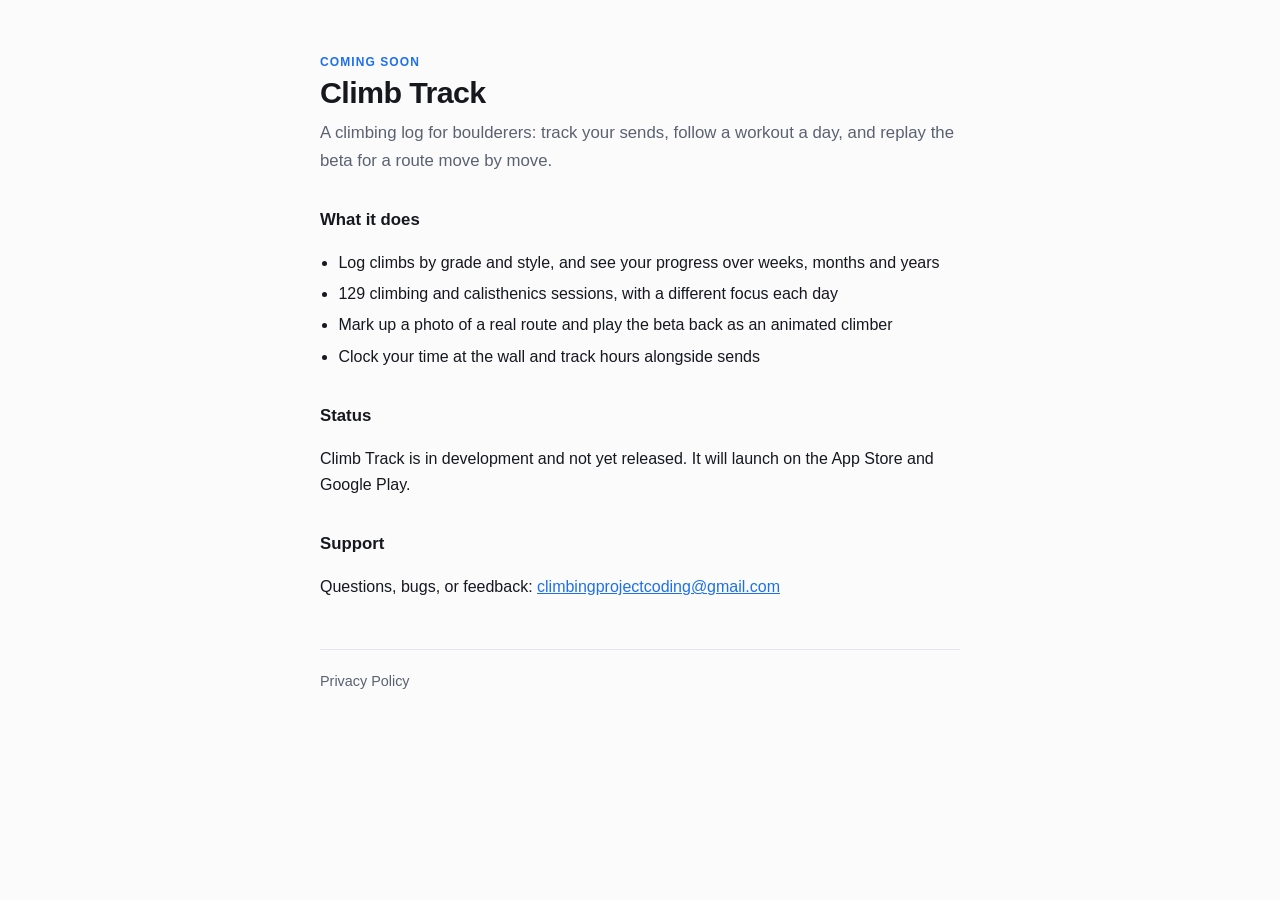
<file: index.html>
<!doctype html>
<html lang="en">
<head>
<meta charset="utf-8">
<meta name="viewport" content="width=device-width, initial-scale=1">
<title>Climb Track</title>
<link rel="stylesheet" href="style.css">
</head>
<body>
<main>
  <span class="tag">Coming soon</span>
  <h1>Climb Track</h1>
  <p class="lede">A climbing log for boulderers: track your sends, follow a workout a day, and replay the beta for a route move by move.</p>

  <h2>What it does</h2>
  <ul>
    <li>Log climbs by grade and style, and see your progress over weeks, months and years</li>
    <li>129 climbing and calisthenics sessions, with a different focus each day</li>
    <li>Mark up a photo of a real route and play the beta back as an animated climber</li>
    <li>Clock your time at the wall and track hours alongside sends</li>
  </ul>

  <h2>Status</h2>
  <p>Climb Track is in development and not yet released. It will launch on the App Store and Google Play.</p>

  <h2>Support</h2>
  <p>Questions, bugs, or feedback: <a href="mailto:climbingprojectcoding@gmail.com">climbingprojectcoding@gmail.com</a></p>

  <nav><a href="./privacy.html">Privacy Policy</a></nav>
</main>
</body>
</html>
</file>
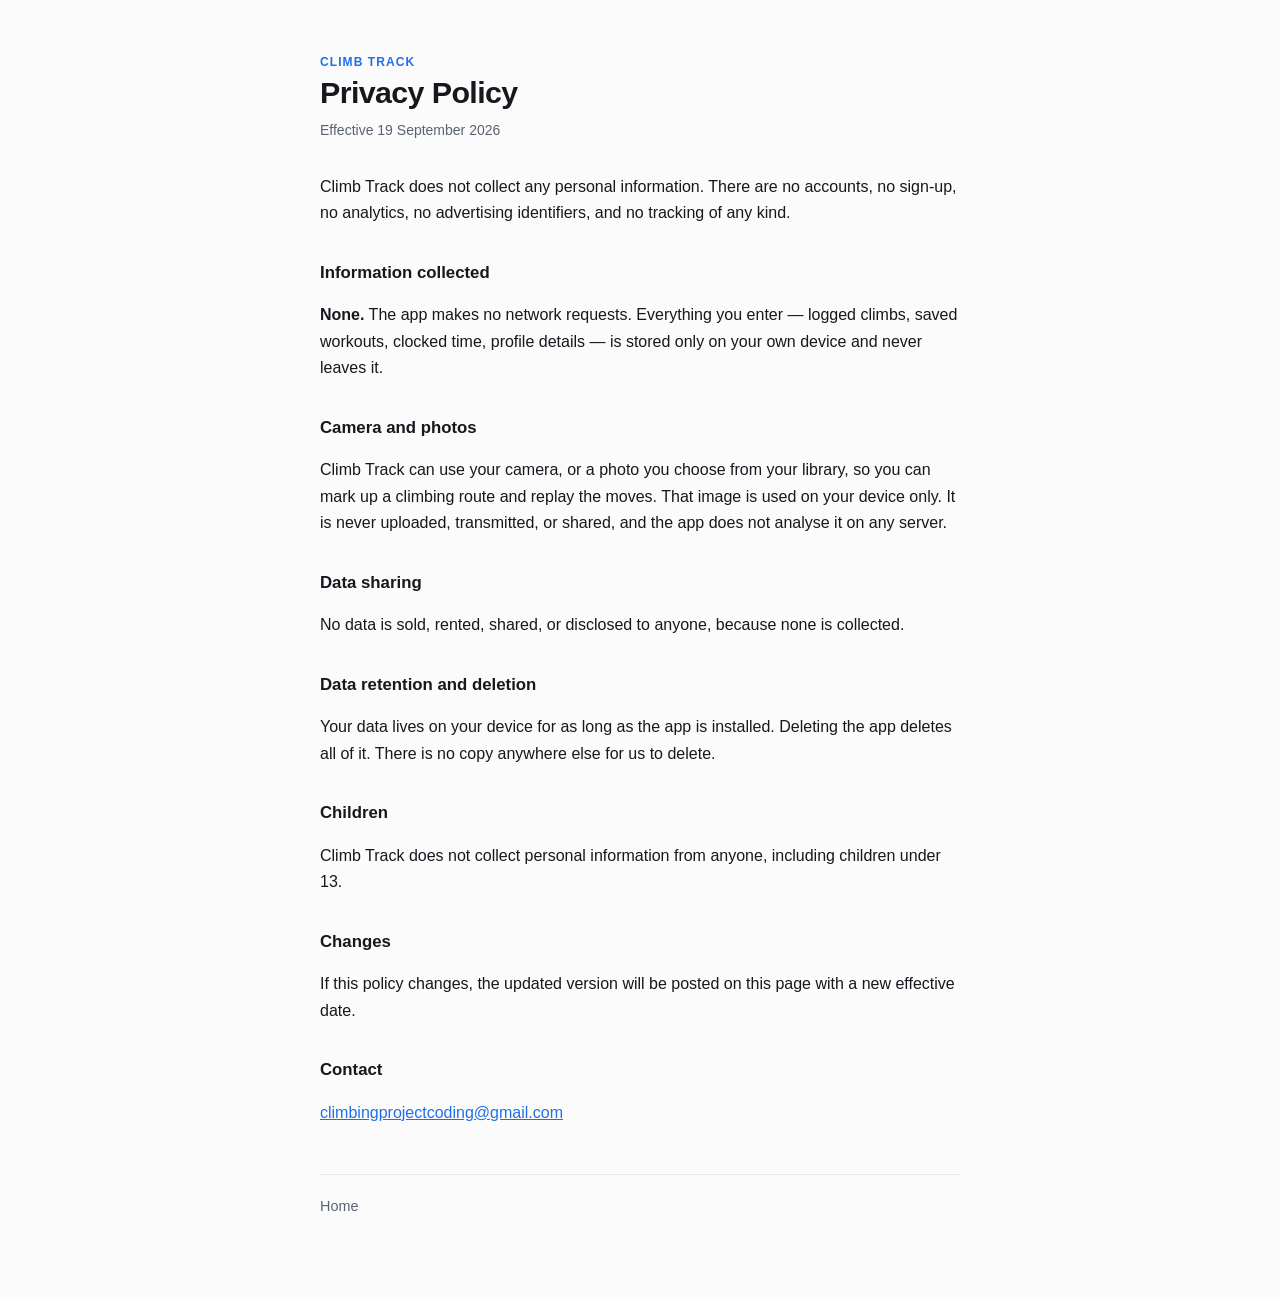
<file: privacy.html>
<!doctype html>
<html lang="en">
<head>
<meta charset="utf-8">
<meta name="viewport" content="width=device-width, initial-scale=1">
<title>Privacy Policy — Climb Track</title>
<link rel="stylesheet" href="style.css">
</head>
<body>
<main>
  <span class="tag">Climb Track</span>
  <h1>Privacy Policy</h1>
  <p class="date">Effective 19 September 2026</p>

  <p>Climb Track does not collect any personal information. There are no accounts, no sign-up, no analytics, no advertising identifiers, and no tracking of any kind.</p>

  <h2>Information collected</h2>
  <p><strong>None.</strong> The app makes no network requests. Everything you enter — logged climbs, saved workouts, clocked time, profile details — is stored only on your own device and never leaves it.</p>

  <h2>Camera and photos</h2>
  <p>Climb Track can use your camera, or a photo you choose from your library, so you can mark up a climbing route and replay the moves. That image is used on your device only. It is never uploaded, transmitted, or shared, and the app does not analyse it on any server.</p>

  <h2>Data sharing</h2>
  <p>No data is sold, rented, shared, or disclosed to anyone, because none is collected.</p>

  <h2>Data retention and deletion</h2>
  <p>Your data lives on your device for as long as the app is installed. Deleting the app deletes all of it. There is no copy anywhere else for us to delete.</p>

  <h2>Children</h2>
  <p>Climb Track does not collect personal information from anyone, including children under 13.</p>

  <h2>Changes</h2>
  <p>If this policy changes, the updated version will be posted on this page with a new effective date.</p>

  <h2>Contact</h2>
  <p><a href="mailto:climbingprojectcoding@gmail.com">climbingprojectcoding@gmail.com</a></p>

  <nav><a href="./index.html">Home</a></nav>
</main>
</body>
</html>
</file>
<file: style.css>
:root {
  --bg: #fbfbfc; --fg: #16181d; --muted: #5a6270; --rule: #e3e6eb; --accent: #1f6feb;
}
@media (prefers-color-scheme: dark) {
  :root { --bg: #0f1115; --fg: #e9edf3; --muted: #9aa3b2; --rule: #242a33; --accent: #63a4ff; }
}
* { box-sizing: border-box; }
body {
  margin: 0; padding: 3rem 1.25rem 5rem; background: var(--bg); color: var(--fg);
  font: 16px/1.65 -apple-system, BlinkMacSystemFont, "Segoe UI", Helvetica, Arial, sans-serif;
}
main { max-width: 40rem; margin: 0 auto; }
h1 { font-size: 1.9rem; line-height: 1.2; margin: 0 0 .5rem; letter-spacing: -0.02em; }
h2 { font-size: 1.05rem; margin: 2rem 0 .4rem; }
p, li { color: var(--fg); }
.lede { font-size: 1.05rem; color: var(--muted); margin: 0 0 2rem; }
.date { color: var(--muted); font-size: .875rem; margin: 0 0 2rem; }
ul { padding-left: 1.15rem; }
li { margin: .3rem 0; }
a { color: var(--accent); }
nav { margin-top: 3rem; padding-top: 1.25rem; border-top: 1px solid var(--rule); font-size: .9rem; }
nav a { margin-right: 1.25rem; text-decoration: none; color: var(--muted); }
nav a:hover { color: var(--accent); }
.tag { color: var(--accent); font-weight: 600; font-size: .75rem; letter-spacing: .09em; text-transform: uppercase; }
</file>
